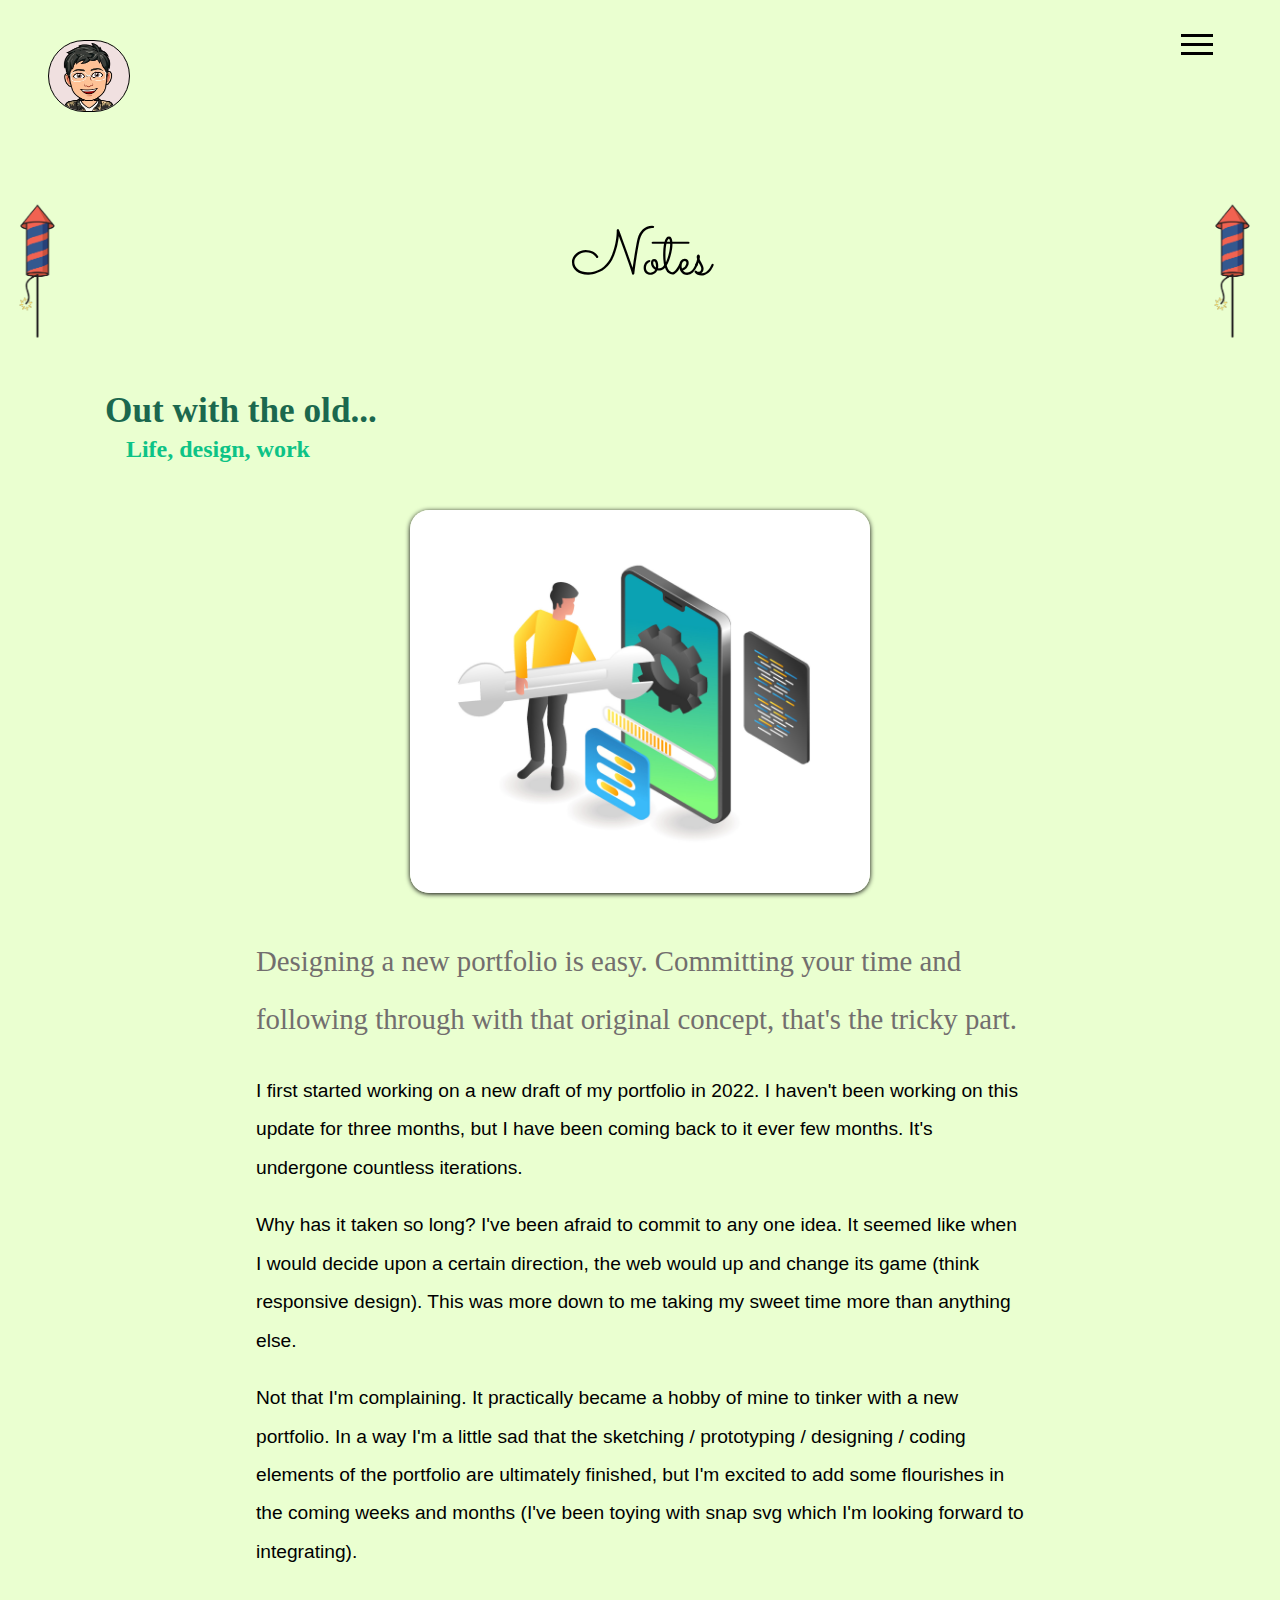
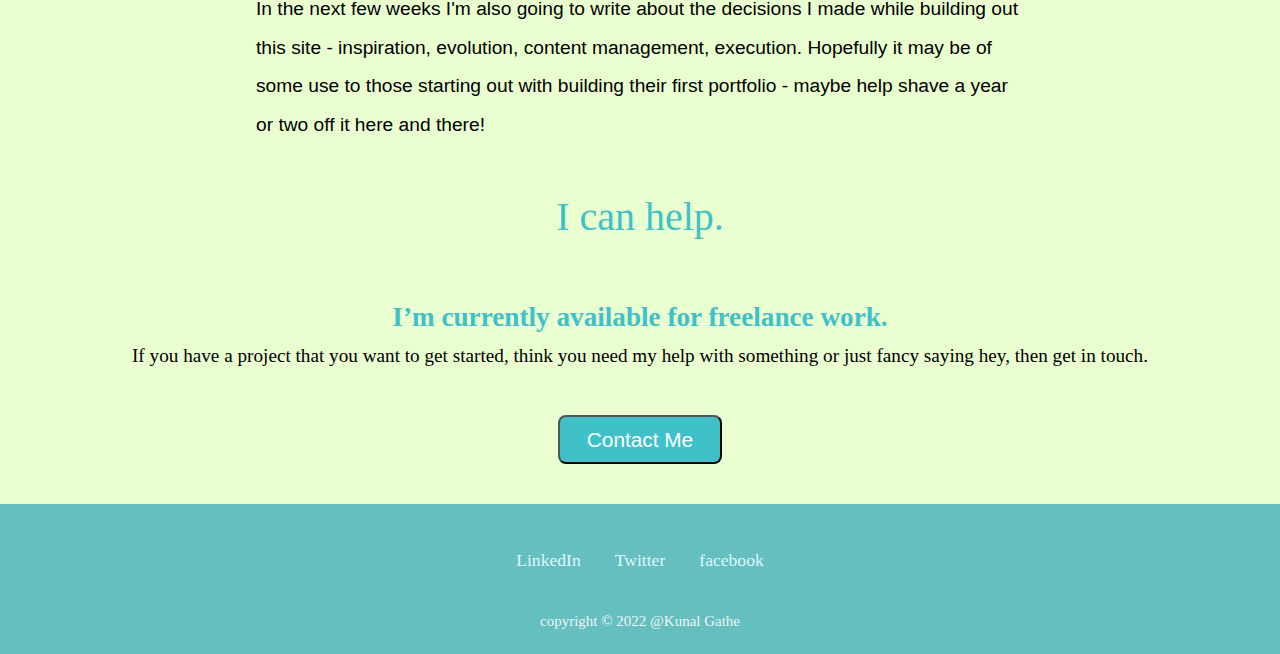
<file: notes.html>
<!DOCTYPE html>
<html lang="en">
<head>
    <meta charset="UTF-8">
    <meta http-equiv="X-UA-Compatible" content="IE=edge">
    <meta name="viewport" content="width=device-width, initial-scale=1.0">
    <link rel="stylesheet" href="style.css">
    <link rel="stylesheet" href="work.css">
    <link rel="stylesheet" href="notes.css">
    <link href="https://fonts.googleapis.com/css2?family=Baloo+Bhai+2:wght@400;500&family=Cinzel&family=Dancing+Script:wght@700&family=Merriweather:wght@300&family=Noto+Serif:ital@1&family=Sacramento&display=swap" rel="stylesheet">
    <title>Notes</title>
</head>
<body>
    <nav class="navbar nav-res">
        <ul>
            <a href="index.html"><img src="logi web.png" li alt="Logo" class="logo logo-res"></a>
            <div class="mylink v-class">
                <li> <a  href="index.html">About</a></li>
                <li> <a  href="work.html">Work</a> </li>
                <li> <a  href="notes.html">Notes</a></li>
            </div>
        </ul>
        <div class="burger">
            <div class="line"></div>
            <div class="line"></div>
            <div class="line"></div>
        </div>
    </nav>

    <section class="top-section">
        <img src="real.png" alt="" class="work-img">
        <h1 class="work-heading">Notes</h1>
        <img src="real.png" alt="" class="work-img1">
    </section>

    <section class="notes-section">
        <h2 class="notes-heading">Out with the old...</h2>
        <h4 class="notes-h4">Life, design, work</h4>
        <img src="update.jpg" alt="" class="notes-img">
        <h2 class="notes-h2">Designing a new portfolio is easy. Committing your time and following through with that original concept, that's the tricky part.</h2>
        <p class="notes-para">I first started working on a new draft of my portfolio in 2022. I haven't been working on this update for three months, but I have been coming back to it ever few months. It's undergone countless iterations.</p>
        <p class="notes-para">Why has it taken so long? I've been afraid to commit to any one idea. It seemed like when I would decide upon a certain direction, the web would up and change its game (think responsive design). This was more down to me taking my sweet time more than anything else.</p>
        <p class="notes-para">Not that I'm complaining. It practically became a hobby of mine to tinker with a new portfolio. In a way I'm a little sad that the sketching / prototyping / designing / coding elements of the portfolio are ultimately finished, but I'm excited to add some flourishes in the coming weeks and months (I've been toying with snap svg which I'm looking forward to integrating).</p>
        <p class="notes-para">In the next few weeks I'm also going to write about the decisions I made while building out this site - inspiration, evolution, content management, execution. Hopefully it may be of some use to those starting out with building their first portfolio - maybe help shave a year or two off it here and there!</p>
    </section>

    <div class="contact">
        <h2 class="big-heading">I can help.</h2>
        <h3 class='sm-heading'>I’m currently available for freelance work.</h3>
        <p class="p-bottom">If you have a project that you want to get started, think you need my help with something or just fancy saying hey, then get in touch.</p>
        <button class="btn"><a  href="mailto:kunalgathe1@email.com">Contact Me</a></button>

    </div>
    <div class="bottom-container">
        <a class="footer-link" href="https://www.linkedin.com/in/kunal-gathe-1035741a2/">LinkedIn</a>
        <a class="footer-link" href="https://twitter.com/KunalGathe3">Twitter</a>
        <a class="footer-link" href="https://www.facebook.com/divyani.gathe.7">facebook</a>
        <p class="footer-text">copyright © 2022 @Kunal Gathe </p>
    </div>
    <script src="inde.js"></script> 
</body>
</html>
</file>
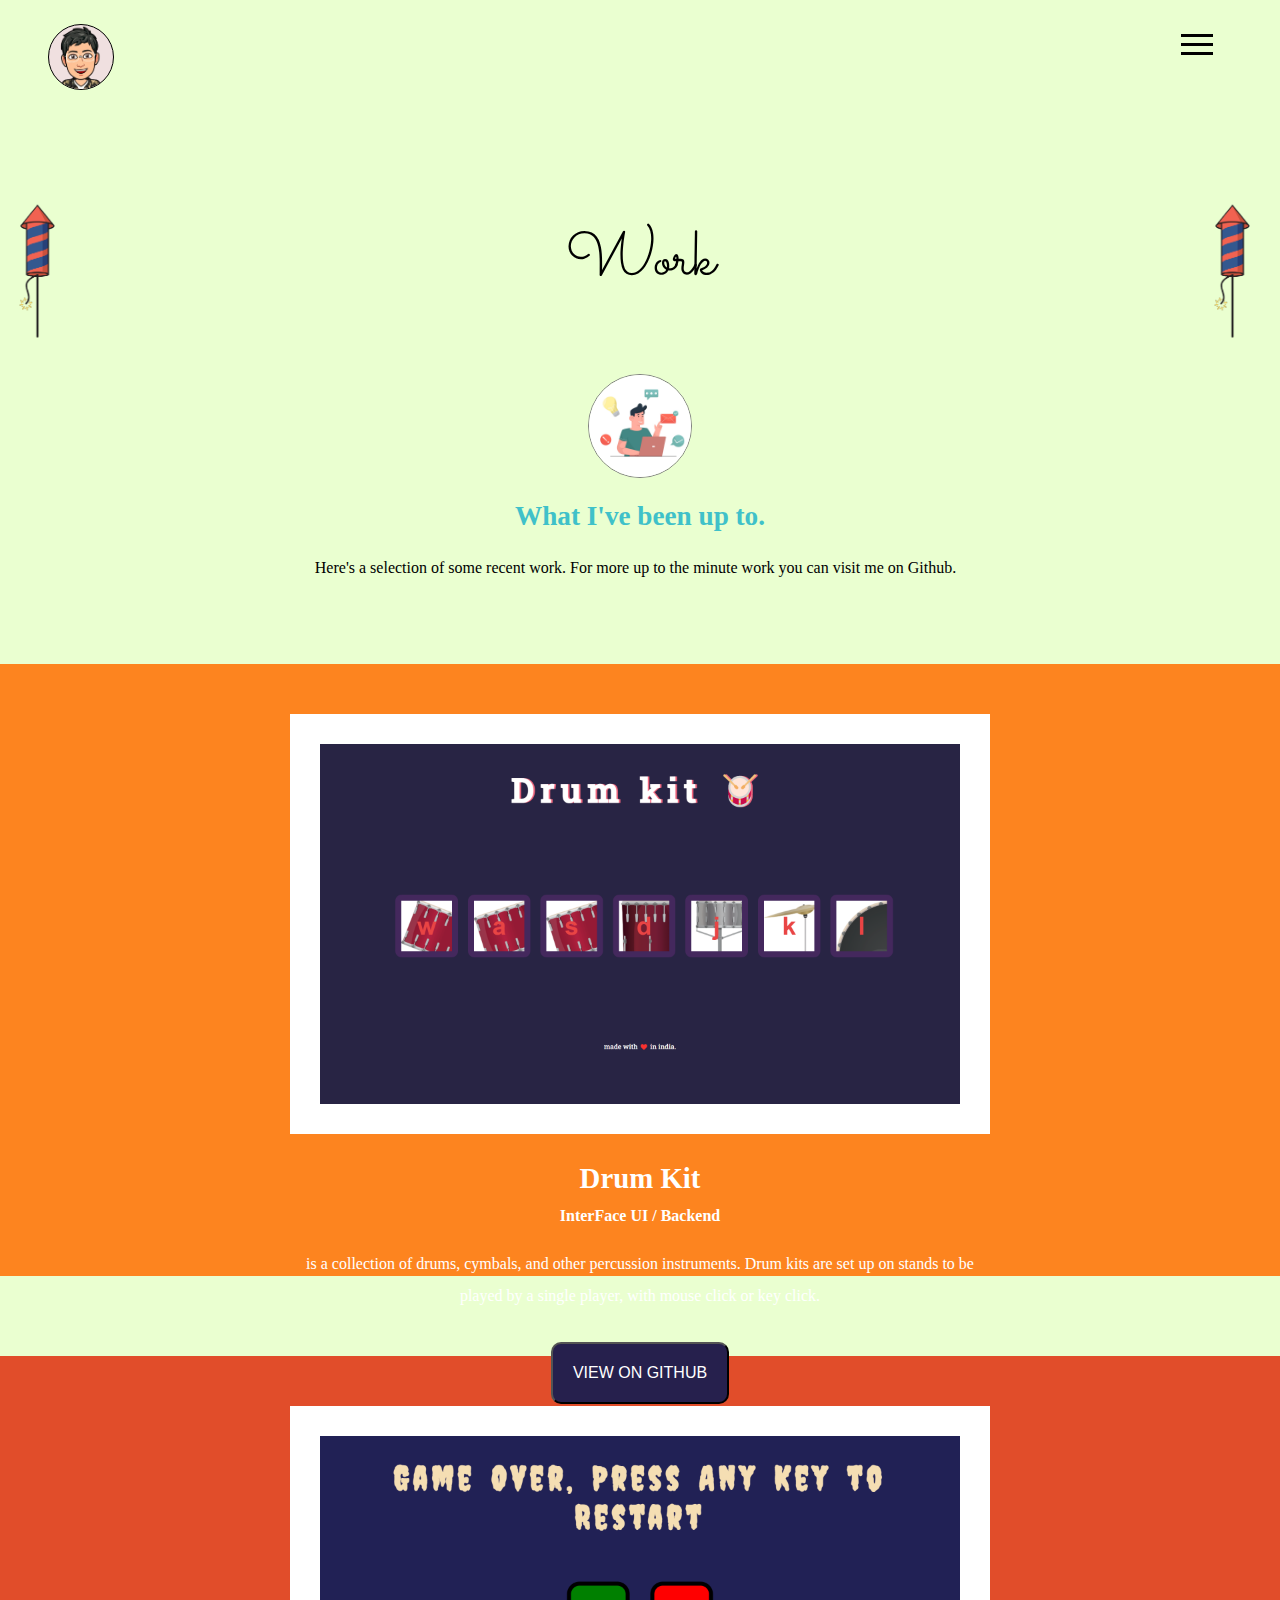
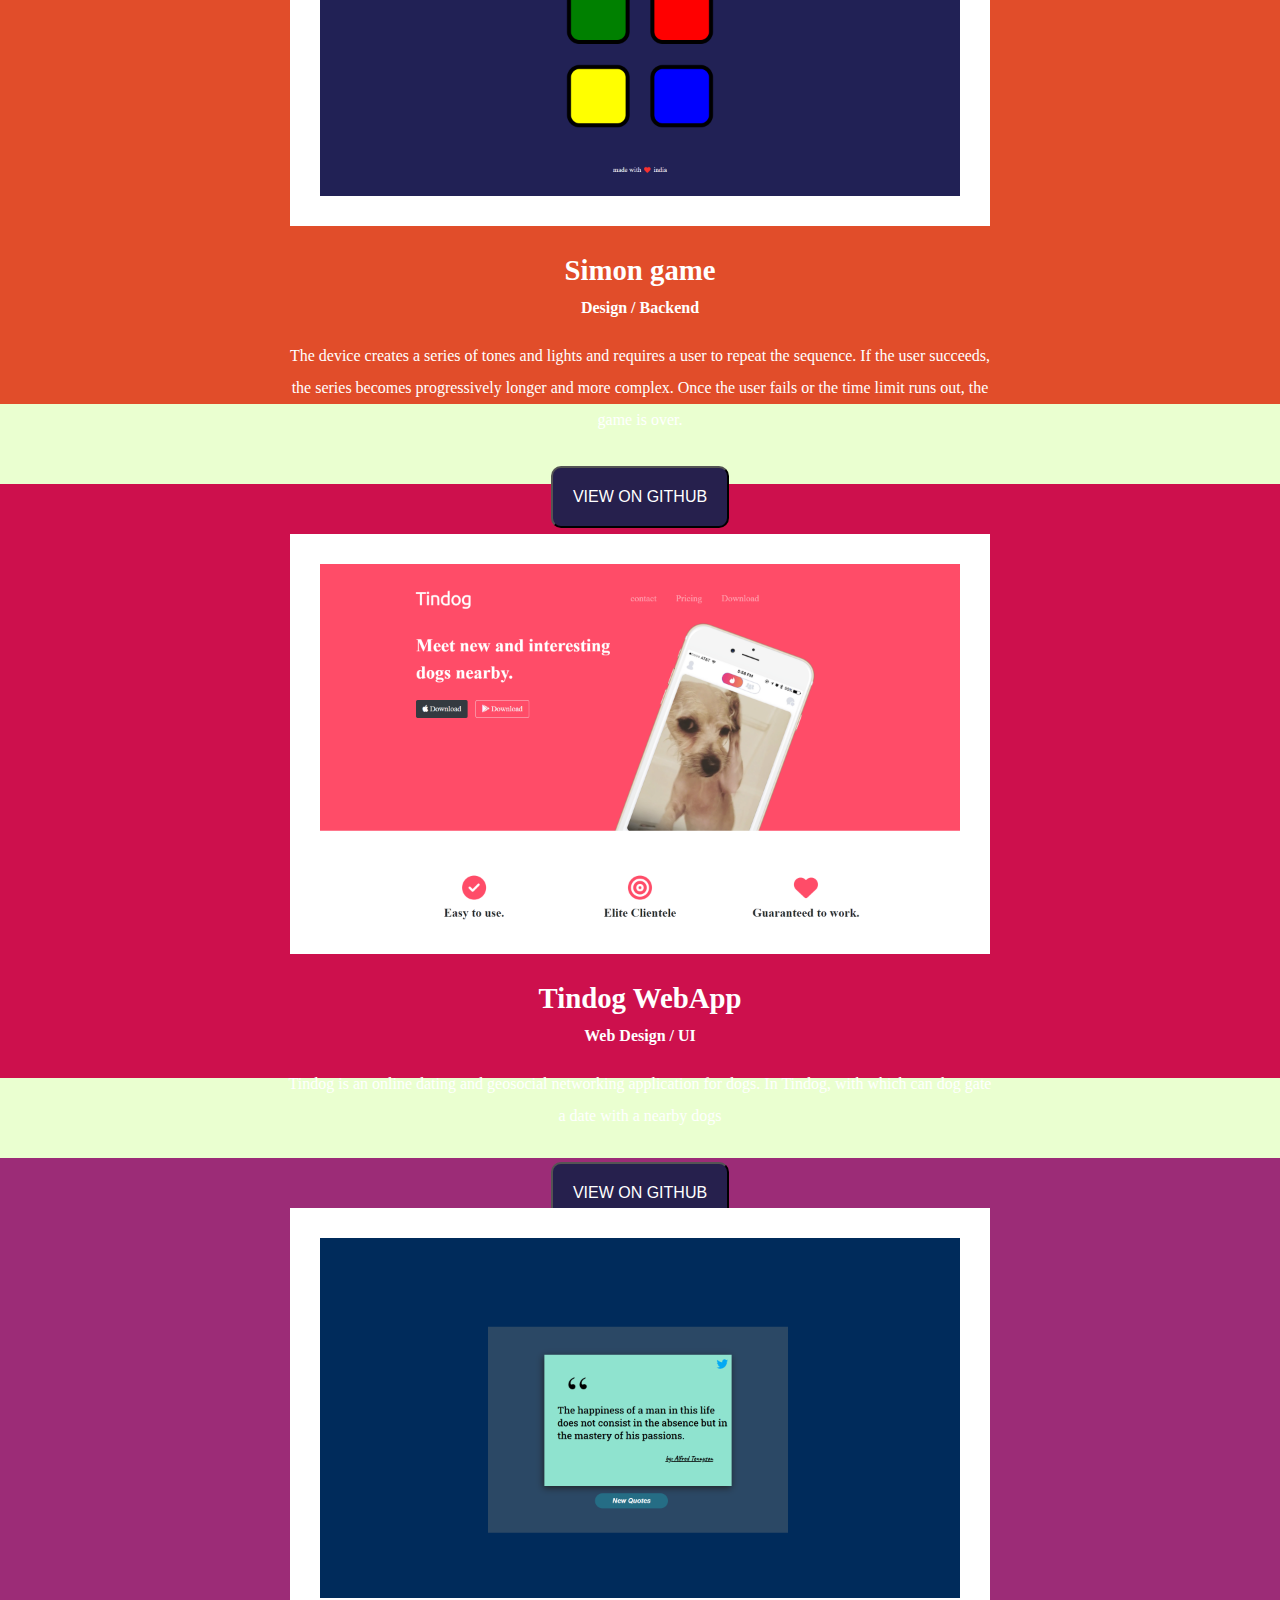
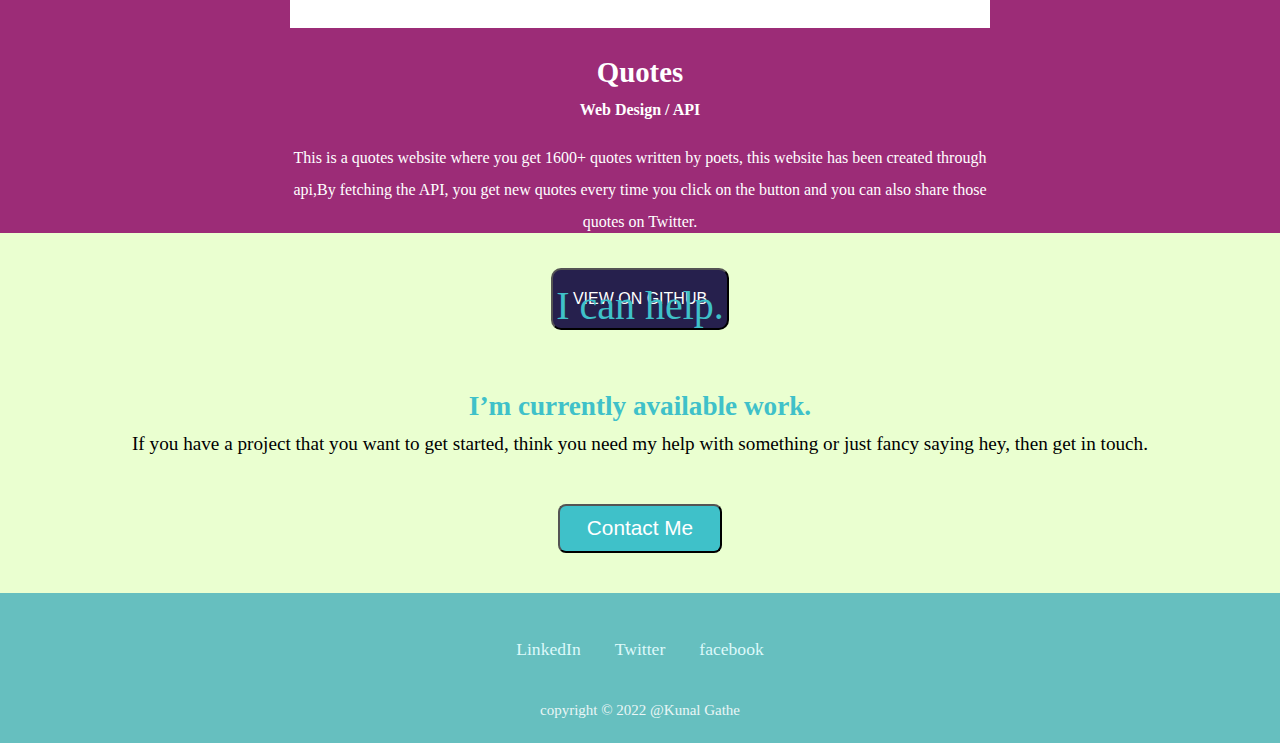
<file: work.html>
<!DOCTYPE html>
<html lang="en">
<head>
    <meta charset="UTF-8">
    <meta http-equiv="X-UA-Compatible" content="IE=edge">
    <meta name="viewport" content="width=device-width, initial-scale=1.0">
    <link rel="stylesheet" href="style.css">
    <link rel="stylesheet" href="work.css">
    <link href="https://fonts.googleapis.com/css2?family=Baloo+Bhai+2:wght@400;500&family=Cinzel&family=Dancing+Script:wght@700&family=Merriweather:wght@300&family=Noto+Serif:ital@1&family=Sacramento&display=swap" rel="stylesheet">
    <title>work</title>
</head>
<body>
    <nav class="navbar nav-res">
        <ul>
            <a href="index.html"><img src="logi web.png" li alt="Logo" class="logo logo-res"></a>
            <div class="mylink v-class">
                <li> <a  href="index.html">About</a></li>
                <li> <a  href="work.html">Work</a> </li>
                <li> <a  href="notes.html">Notes</a></li>
            </div>
        </ul>
        <div class="burger">
            <div class="line"></div>
            <div class="line"></div>
            <div class="line"></div>
        </div>
    </nav>

    <section class="top-section">
        <img src="real.png" alt="" class="work-img">
        <h1 class="work-heading">Work</h1>
        <img src="real.png" alt="" class="work-img1">
    </section>
    <section class="about-work">
        <img src="work-img.jpg" alt="" class="work-img2">
        <h3 class='sm-heading'>What I've been up to.</h3>
        <p class="work-para">Here's a selection of some recent work. For more up to the minute work you can visit me on Github.</p>
    </section>

    <section class="pr1">
        <img src="pr1.png" alt="" class="pr1-img">
        <div class="content">
            <h3 class="pr-heading">Drum Kit</h3>
            <h4 class="pr-2"> InterFace UI / Backend</h4>
            <p class="pr-para">is a collection of drums, cymbals, and other percussion instruments. Drum kits are set up on stands to be played by a single player, with mouse click or key click. </p>
            <button class="pr1-btn"> <a href="https://kunalchandu.github.io/drumkit/">VIEW ON GITHUB</a></button>
        </div>
    </section>
    <section class="pr2">
        <img src="pr2.png" alt="" class="pr1-img">
        <div class="content">
            <h3 class="pr-heading">Simon game</h3>
            <h4 class="pr-2"> Design / Backend</h4>
            <p class="pr-para">The device creates a series of tones and lights and requires a user to repeat the sequence. If the user succeeds, the series becomes progressively longer and more complex. Once the user fails or the time limit runs out, the game is over. </p>
            <button class="pr1-btn"><a href="https://kunalchandu.github.io/simon-game/">VIEW ON GITHUB</a></button>
        </div>
    </section>
    <section class="pr3">
        <img src="pr3.png" alt="" class="pr1-img">
        <div class="content">
            <h3 class="pr-heading">Tindog WebApp</h3>
            <h4 class="pr-2"> Web Design / UI</h4>
            <p class="pr-para">Tindog is an online dating and geosocial networking application for dogs. In Tindog, with which can dog gate a date with a nearby dogs </p>
            <button class="pr1-btn"><a href="https://kunalchandu.github.io/tinder/">VIEW ON GITHUB</a></button>
        </div>
    </section>
    <section class="pr4">
        <img src="pr4.png" alt="" class="pr1-img">
        <div class="content">
            <h3 class="pr-heading">Quotes</h3>
            <h4 class="pr-2"> Web Design / API</h4>
            <p class="pr-para">This is a quotes website where you get 1600+ quotes written by poets, this website has been created through api,By fetching the API, you get new quotes every time you click on the button and you can also share those quotes on Twitter. </p>
            <button class="pr1-btn"><a href="https://kunalchandu.github.io/qutes/">VIEW ON GITHUB</a></button>
        </div>
    </section>

    <div class="contact">
        <h2 class="big-heading">I can help.</h2>
        <h3 class='sm-heading'>I’m currently available work.</h3>
        <p class="p-bottom">If you have a project that you want to get started, think you need my help with something or just fancy saying hey, then get in touch.</p>
        <button class="btn"><a  href="mailto:kunalgathe1@email.com">Contact Me</a></button>

    </div>
    <div class="bottom-container">
        <a class="footer-link" href="https://www.linkedin.com/in/kunal-gathe-1035741a2/">LinkedIn</a>
        <a class="footer-link" href="https://twitter.com/KunalGathe3">Twitter</a>
        <a class="footer-link" href="https://www.facebook.com/divyani.gathe.7">facebook</a>
        <p class="footer-text">copyright © 2022 @Kunal Gathe </p>
    </div>
    <script src="inde.js"></script> 
</body>
</body>
</html>
</file>
<file: style.css>
body{
    margin: 0;
    text-align: center;
    text-align: center;
    line-height: 2;
    font-size: 1.5rem;
    background-color:#EAFFD0;
}
html{
    font-size: 1rem;
}
body::-webkit-scrollbar{
    display: none;
} 

/* navigation */

.navbar{
    display: flex;
    background-color: #EAFFD0;
}
.mylink{
    position: absolute;
    right: 10%;
    top: 2rem;
    display: flex;
}
.mylink li{
    list-style: none;
    font-size: 1.5rem;
    list-style: none;
    margin: 1.5rem 2.5rem 0.4rem 2rem;
}
.mylink li:hover{
    border-bottom: 0.12rem solid black;
}
li a{
    text-decoration: none;
    color: black;
}
a{
    color: white;
    text-decoration: none;
}
.logo{
    height: 4.375rem;
    width: 5rem;
    margin-top: 1rem;
    border: 0.06rem solid black;
    border-radius: 4.375rem;
    margin-left: 12.5rem;
    background-color: rgb(240, 224, 224);
}

/* Top-container */

.top-container{
    padding-top: 0.625;
    background-color: #EAFFD0;
}
.name-heading{
    font-family: 'Sacramento', cursive;
    font-size: 6rem;
    margin: 0 auto;
    color: #00ADB5;
    height: 9.375rem;
}
.name-para{
    
    color: #00ADB5;
    font-family:sans-serif;
}
.top-bg{
    width: 78%;
    position: relative;
    margin-top: 5rem;
}

/* middle-container */

.middle-container{
    background-color: rgb(243, 243, 242);
}
.img-2{
    height: 9.375rem;
    width: 9.375rem;
    border: 0.0625 solid black;
    border-radius: 6.25rem;
    background-color: rgb(240, 224, 224);
    margin-top: 3.125rem;
}
h2{
    color: #00ADB5
}
.discription{
    width: 28%;
    margin: auto;
}
hr{
    border: 0.625rem dotted #CBF1F5 ;
    border-bottom: navajowhite;
    width: 5%;
    margin:3.125rem auto 0rem auto;
}

 /* row-1 */
 .skill-row{
    width: 55%;
    margin: 6.25rem auto 6.25rem auto;
    text-align: left;
    line-height: 2;;
    
 }

 .row1-img{
    height: 9.375rem;
    width: 9.375rem;
    border: 0.06rem solid black;
    border-radius: 16.25rem;
    background-color: rgb(240, 224, 224);
    float: left;
    margin: 3.125rem;
    
 }
 .row1-img2{
    height: 9.375rem;
    width: 9.375rem;
    border: 0.06285 solid black;
    border-radius: 6.25rem;
    background-color: rgb(240, 224, 224);
    float: right;
    margin: 3.125;
 }
 .h2-heading{
    color: #3FC1C9;
 }
 .sm-heading{
    color: #3FC1C9;
 }
 .p-bottom{
    width: 50%;
    margin: auto;
 }

 .big-heading{
    color: #3FC1C9;
    font-weight: normal;
    font-size: 3.5rem;
 }

 .btn{
    height: 3.06rem;
    width: 10.25rem;
    background-color: #3FC1C9;
    color: white;
    font-size: 1.3rem;
    border-radius: 0.5rem;
    margin: 2.5rem auto 2.5rem auto;
 }
/* bottom - container */
 .bottom-container{
    background-color: #66BFBF;
    height: 9.375rem;
  
 }
 .footer-text{
    color: #EAF6F6 ;
    margin-bottom: 0;
    padding-top: 2.5rem;
    font-size: 0.937rem;
}
.footer-link{
    padding: 1.875rem;
    position: relative;
    top:1.875rem;
    color: #ddf9fa;
}
.footer-link:hover{
    color: #88a0a0;
}

@media (max-width:1451px){
    html{
        font-size: 100%;
    }
    .mylink{
        flex-direction: column;
    }
    
.name-heading {
    font-size: 4rem;
    height: 5.375rem;
}
.name-para {
    font-size: 1.2rem;
}
.top-bg {
    width: 78%;
    margin-top: 1rem;
}
.discription {
    width: 100%;
    font-size: 1.2rem;
}
.img-2 {
    height: 6.375rem;
    width: 8.375rem;
    margin-top: 3.125rem;
}
.big-heading {
    font-size: 2.5rem;
}
h2 {
    font-size: 2rem;
    text-align: center;
}
.row1-img {
    height: 9.375rem;
    width: 9.375rem;
    margin: 2.125rem;
}
.row1-img2 {
    font-size: 2rem;
    text-align: center;
    margin-bottom: 2rem;
    margin: 2.125rem;
}
.p-bottom {
    width: 93%;
    margin: auto;
}
.footer-link {
    padding: 0.875rem;
    top: 1.875rem;
}
.logo-res{
    height: 4rem;
    width: 4rem;
    margin-top: 0rem;
    margin-left: 0.5rem;
}
.burger{
    position: absolute;
    cursor: pointer;
    right: 5%;
    top: 4rem;
   }
   .line{
       width: 2rem;
       height: 0.18rem;
       background-color: rgb(0, 0, 0);
       margin: -12px 3px;
   }
   .v-class{
    opacity: 0;
   }
   .nav-res{
    height: 8rem;
   }
   
}
</file>
<file: work.css>
/* work Section */
 
body {
  background-color: white;
}
.top-section {
  background-color: rgb(234, 255, 208);
  height: 53vh;
}
.work-heading {
  display: inline-block;
  margin: 4.31rem -5.87rem;
  font-size: 7rem;
  font-weight: 100;
  font-family: "Sacramento", cursive;
}
.work-img {
  height: 15.625rem;
  float: left;
  margin: 9.375rem 18.75rem;
}
.work-img1 {
  height: 15.16rem;
  float: right;
  margin: 9.375rem 18.75rem;
}
.about-work {
  width: 30%;
  margin: auto;
}
.work-img2 {
  text-align: center;
  border-radius: 50%;
  border: 0.0625rem solid gray;
  margin: 4rem -2rem -2rem -4rem;
  width: 9.375rem;
  height: 9.375rem;
}
.work-para {
  font-size: 1.25rem;
}

/* projects */

.pr1 {
  margin-top: 5rem;
  height: 125vh;
  color: white;
  background-color: #fd841f;
  padding: 0rem 0rem;
}
.content {
  width: 50%;
  margin: auto;
}
.pr1-img {
  margin-top: 3.125rem;
  width: 50%;
  border: 1.875rem solid white;
}
.pr-heading {
  font-size: 3rem;
  margin: 0rem 0rem -1.25rem 0rem;
}
.pr-2 {
  font-size: 1.4rem;
  margin: 1.06rem 0rem -1.43rem 0rem;
}
.pr-para {
  font-size: 1.2rem;
  margin: 1.4375rem 0rem 0rem 0rem;
}
.pr1-btn {
  margin-top: 1.8785rem;
  padding: 1.25rem;
  color: white;
  font-size: 1rem;
  border-radius: 0.625rem;
  background-color: rgb(38, 32, 77);
}
.pr2 {
  margin-top: 5rem;
  height: 130vh;
  color: white;
  background-color: #e14d2a;
}
.pr3 {
  margin-top: 5rem;
  height: 125vh;
  color: white;
  background-color: #cd104d;
}
.pr4 {
  margin-top: 5rem;
  height: 130vh;
  color: white;
  background-color: #9c2c77;
}



@media (max-width: 1451px) {
    body{
        background-color:#EAFFD0;
    }
  html {
    font-size: 100%;
  }
  .top-section {
    height: 22vh;
}


  .work-img {
    height: 9.16rem;
    margin: 4.375rem 0.75rem;
  }
  .work-heading {
    margin: 4.31rem -1.87rem;
    font-size: 4rem;
  }
  .work-img1 {
    height: 9.16rem;
    margin: 4.375rem 0.75rem;
  }
  .work-img2 {
    border-radius: 50%;
    margin: 3rem 0rem -2rem 0rem;
    width: 6.375rem;
    height: 6.375rem;
  }
  .sm-heading {
    color: #3fc1c9;
    font-size: 1.2rem;
    margin-bottom: -0.5rem;
  }
  .work-para {
    font-size: 1rem;
    width: 99%;
}
.pr-heading {
    font-size: 2.2rem;
    margin: 0rem 0rem -1.25rem 0rem;
}
.pr-2 {
    font-size: 1rem;
    margin: 0.06rem 0rem -1.43rem 0rem;
}
.pr-para {
    font-size: 1rem;
    margin: 2.4375rem -1rem 0rem -1rem;
}
.pr1 {
    margin-top: 5rem;
    height: 68vh;
    padding: 0rem 0rem;
}
.pr2 {
    margin-top: 5rem;
    height: 72vh;
    padding: 0rem 0rem;
}
.pr-para {
    font-size: 1rem;
    margin: 2.4375rem -2rem 0rem -2rem;
}
.pr3 {
    margin-top: 5rem;
    height: 66vh;
}
.pr-heading {
    font-size: 1.8rem;
    margin: 0rem 0rem -0.5rem 0rem;
}
.pr4 {
    margin-top: 5rem;
    height: 75vh;
}
.sm-heading {
    font-size: 1.7rem;
}
.p-bottom {
    width: 93%;
    font-size: 1.2rem;
}
.footer-link {
    padding: 0.875rem;
    font-size: 1.1rem;
    top: 1.875rem;
}
.about-work {
    width: 70%;
    margin: auto;
}
}
</file>
<file: notes.css>
.notes-section{
    width: 60%;
    margin: auto;
    position: relative;
    margin-top: 30px;
}
.notes-h2{
    color: rgb(114, 110, 110);
    font-size: 2.31rem;
    text-align: left;
    font-weight: 400;
    font-family:cursive
}
 .notes-heading{
    width: 25rem;
    height: 4.68rem;
    position: absolute;
    left: 30%;
    margin-top: -7.124rem;
    font-size: 2.78rem;
    color: rgb(27, 104, 78);
}
.notes-h4{
    width: 25rem;
    position: absolute;
    left: 30%;
    color: rgb(13, 195, 134);
    margin-top: -3rem;
} 
.notes-img{
    width: 60%;
    margin-top: 6.25rem;
    box-shadow: 0px 1px 5px black;
    border-radius: 1.2rem;
}
.notes-para{
    text-align: left;
    font-size: 1.25rem;
    font-family: Verdana, Geneva, Tahoma, sans-serif;
}


@media (max-width: 1451px) {
    body{
        background-color:#EAFFD0;
    }
  html {
    font-size: 100%;
  }
  .logo {
    height: 4.375rem;
    width: 5rem;
    margin-top: 1rem;
    margin-left: 0.5rem;
}
  .notes-heading {
    width: 25rem;
    height: 4.68rem;
    left: -28%;
    margin-top: -2.124rem;
    font-size: 2.2rem;
}
.notes-h4 {
    width: 25rem;
    left: -31%;
    margin: 15px 0px 0px 0px;
}



.notes-h2 {
    font-size: 1.8rem;
}
.notes-para {
    text-align: left;
    font-size: 1.2rem;
    font-family: Verdana, Geneva, Tahoma, sans-serif;
}
.top-section {
    height: 28vh;
}
}
</file>
